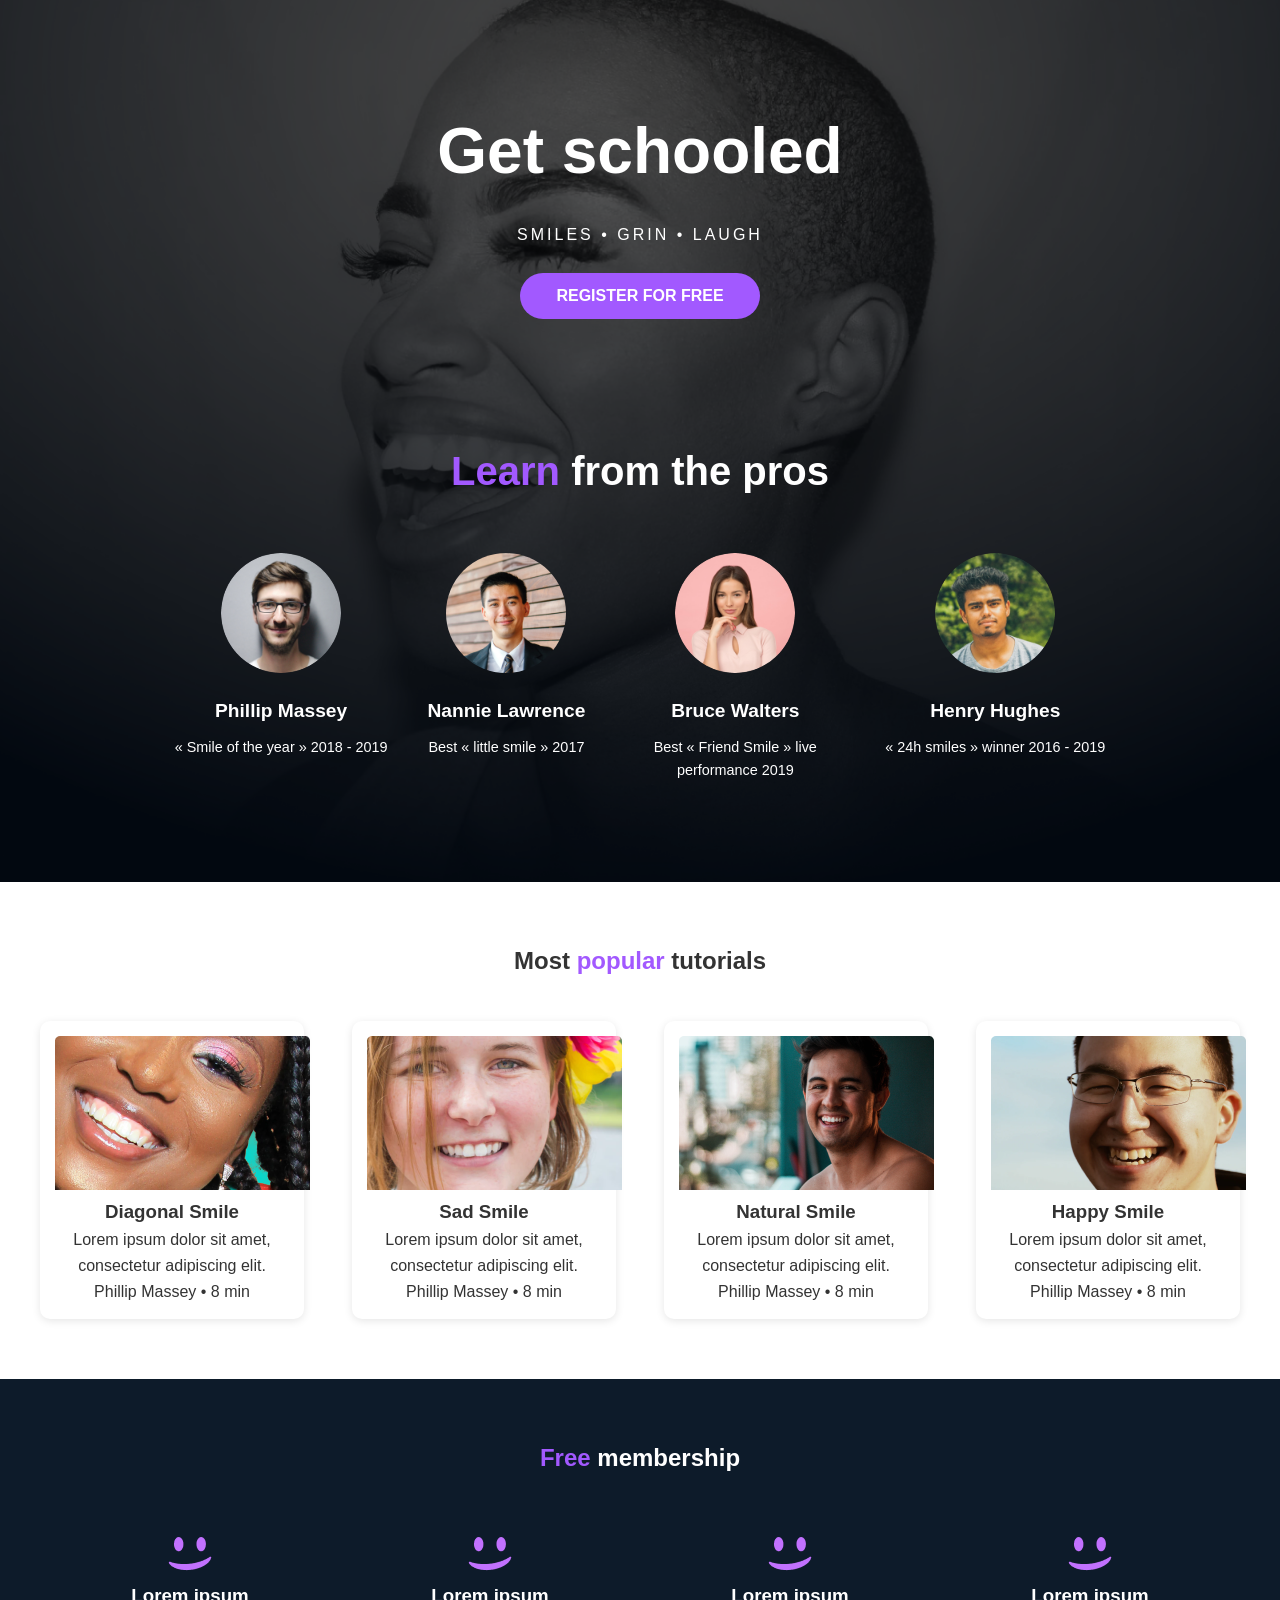
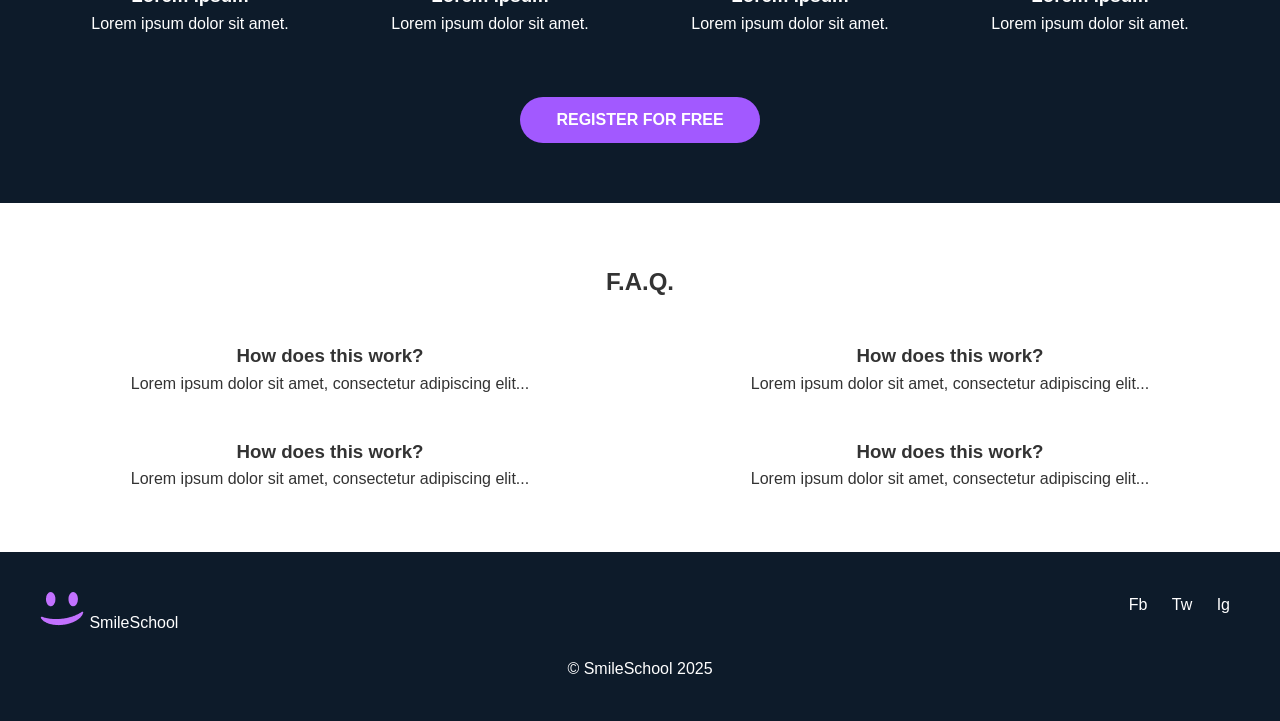
<file: css_advanced/index.html>
<!DOCTYPE html>
<html lang="en">
<head>
  <meta charset="UTF-8">
  <meta name="viewport" content="width=device-width, initial-scale=1.0">
  <title>SmileSchool</title>
  <link rel="stylesheet" href="styles.css">
</head>
<body>
  <!-- Navbar -->
  <header class="navbar">
    <div class="logo"><img src="images/smile.png" alt="smile"> SmileSchool</div>
    <nav>
      <ul class="nav-links">
        <li><a href="#">Courses</a></li>
        <li><a href="#">Pricing</a></li>
        <li><a href="#">Login</a></li>
      </ul>
    </nav>
  </header>

<!-- Hero + Pros (One Section with fixed background) -->
<section class="hero-pros">
  <div class="overlay"></div>

  <!-- Hero -->
  <div class="hero-content">
    <h1>Get schooled</h1>
    <p class="tags">SMILES • GRIN • LAUGH</p>
    <button class="btn-primary">REGISTER FOR FREE</button>
  </div>

  <!-- Pros -->
  <div class="pros-content">
    <h2><span class="highlight">Learn</span> from the pros</h2>
    <div class="pros-cards">
      <div class="card">
        <img src="images/1.png" alt="">
        <h3>Phillip Massey</h3>
        <p>« Smile of the year » 2018 - 2019</p>
      </div>
      <div class="card">
        <img src="images/2.png" alt="Nannie Lawrence">
        <h3>Nannie Lawrence</h3>
        <p>Best « little smile » 2017</p>
      </div>
      <div class="card">
        <img src="images/3.png" alt="Bruce Walters">
        <h3>Bruce Walters</h3>
        <p>Best « Friend Smile » live performance 2019</p>
      </div>
      <div class="card">
        <img src="images/4.png" alt="Henry Hughes">
        <h3>Henry Hughes</h3>
        <p>« 24h smiles » winner 2016 - 2019</p>
      </div>
    </div>
  </div>
</section>



  <!-- Popular tutorials -->
  <section class="tutorials">
    <h2>Most <span class="highlight">popular</span> tutorials</h2>
    <div class="tutorial-cards">
      <div class="tutorial-card">
        <img src="images/9.png" alt="Diagonal Smile">
        <h3>Diagonal Smile</h3>
        <p>Lorem ipsum dolor sit amet, consectetur adipiscing elit.</p>
        <p class="author">Phillip Massey • 8 min</p>
      </div>
      <div class="tutorial-card">
        <img src="images/7.png" alt="Sad Smile">
        <h3>Sad Smile</h3>
        <p>Lorem ipsum dolor sit amet, consectetur adipiscing elit.</p>
        <p class="author">Phillip Massey • 8 min</p>
      </div>
      <div class="tutorial-card">
        <img src="images/8.png" alt="Natural Smile">
        <h3>Natural Smile</h3>
        <p>Lorem ipsum dolor sit amet, consectetur adipiscing elit.</p>
        <p class="author">Phillip Massey • 8 min</p>
      </div>
      <div class="tutorial-card">
        <img src="images/6.png" alt="Happy Smile">
        <h3>Happy Smile</h3>
        <p>Lorem ipsum dolor sit amet, consectetur adipiscing elit.</p>
        <p class="author">Phillip Massey • 8 min</p>
      </div>
    </div>
  </section>

  <!-- Free membership -->
  <section class="membership">
    <h2><span class="highlight">Free</span> membership</h2>
    <div class="membership-boxes">
      <div class="box"><img src="images/smile.png" alt="smile"> <h3>Lorem ipsum</h3><p>Lorem ipsum dolor sit amet.</p></div>
      <div class="box"><img src="images/smile.png" alt="smile"> <h3>Lorem ipsum</h3><p>Lorem ipsum dolor sit amet.</p></div>
      <div class="box"><img src="images/smile.png" alt="smile"> <h3>Lorem ipsum</h3><p>Lorem ipsum dolor sit amet.</p></div>
      <div class="box"><img src="images/smile.png" alt="smile"> <h3>Lorem ipsum</h3><p>Lorem ipsum dolor sit amet.</p></div>
    </div>
    <button class="btn-primary">REGISTER FOR FREE</button>
  </section>

  <!-- FAQ -->
  <section class="faq">
    <h2>F.A.Q.</h2>
    <div class="faq-grid">
      <div>
        <h3>How does this work?</h3>
        <p>Lorem ipsum dolor sit amet, consectetur adipiscing elit...</p>
      </div>
      <div>
        <h3>How does this work?</h3>
        <p>Lorem ipsum dolor sit amet, consectetur adipiscing elit...</p>
      </div>
      <div>
        <h3>How does this work?</h3>
        <p>Lorem ipsum dolor sit amet, consectetur adipiscing elit...</p>
      </div>
      <div>
        <h3>How does this work?</h3>
        <p>Lorem ipsum dolor sit amet, consectetur adipiscing elit...</p>
      </div>
    </div>
  </section>

  <!-- Footer -->
  <footer class="footer">
    <div class="footer-content">
      <div class="logo"><img src="images/smile.png" alt="smile"> SmileSchool</div>
      <div class="socials">
        <a href="#">Fb</a>
        <a href="#">Tw</a>
        <a href="#">Ig</a>
      </div>
    </div>
    <p>&copy; SmileSchool 2025</p>
  </footer>
</body>
</html>
</file>
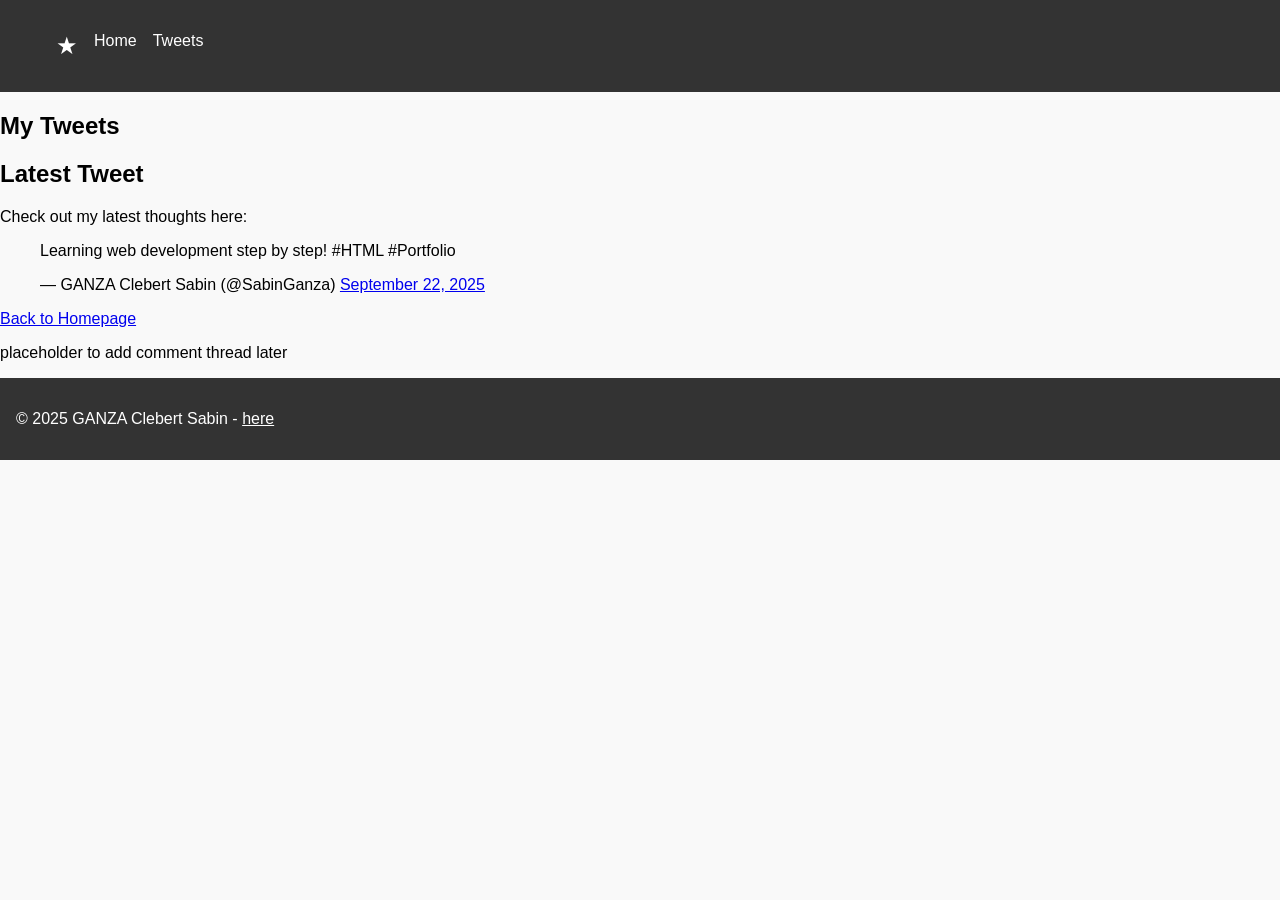
<file: css_basic/tweets.html>
<!DOCTYPE html>
<html lang="en">

<head>
    <meta charset="UTF-8">
    <meta name="viewport" content="width=device-width, initial-scale=1.0">
    <title>My Tweets</title>
    <link href="base.css" rel="stylesheet">
    <link href="styles.css" rel="stylesheet">
</head>

<body class="works_on_smartphone">

    <!-- Header with navigation -->
    <header>
        <ul>
            <li class="logo">&#9733;</li>
            <li><a href="index.html">Home</a></li>
            <li><a href="tweets.html">Tweets</a></li>
        </ul>
    </header>

    <!-- Main content -->
    <main>
        <article>
            <h1>My Tweets</h1>
            <h2>Latest Tweet</h2>
            <p>Check out my latest thoughts here:</p>

            <!-- Embedded Tweet -->
            <blockquote class="twitter-tweet">
                <p lang="en" dir="ltr">Learning web development step by step! #HTML #Portfolio</p>&mdash; GANZA Clebert
                Sabin (@SabinGanza) <a
                    href="https://x.com/SabinGanza/status/1966877915444113668">September
                    22, 2025</a>
            </blockquote>
            <script async src="https://platform.twitter.com/widgets.js" charset="utf-8"></script>

            <p><a href="index.html">Back to Homepage</a></p>
        </article>

        <aside>
            <p>placeholder to add comment thread later</p>
        </aside>
    </main>

    <!-- Footer -->
    <footer>
        <p>© 2025 GANZA Clebert Sabin - <a href="https://github.com/clebertsabin" target="_blank">here</a></p>
    </footer>

</body>

</html>
</file>
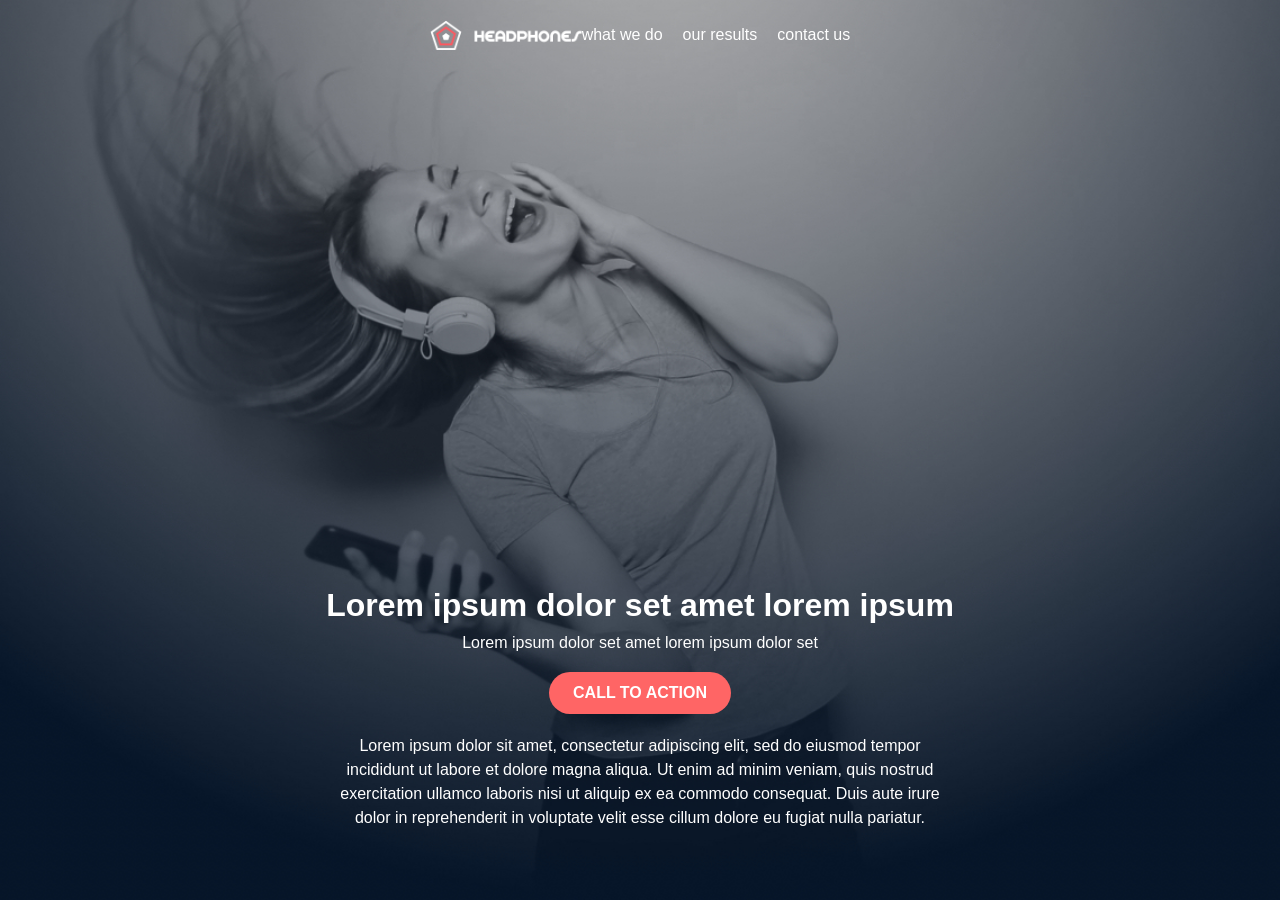
<file: headphones/0-index.html>
<!DOCTYPE html>
<html lang="en">
<head>
  <meta charset="UTF-8">
  <meta name="viewport" content="width=device-width, initial-scale=1.0">
  <title>Headphones</title>
  <link rel="stylesheet" href="0-styles.css">
</head>
<body>
  <!-- Header Section -->
  <header class="header">
    <div class="container nav-container">
      <div class="logo">
        <img src="images/logo_headphones.png" alt="Headphones logo" style="align-items: flex-start;">
      </div>
      <nav class="nav">
        <ul>
          <li><a href="#what-we-do">what we do</a></li>
          <li><a href="#our-results">our results</a></li>
          <li><a href="#contact">contact us</a></li>
        </ul>
      </nav>
    </div>

    <!-- Hero Section -->
    <div class="hero">
      <h1>Lorem ipsum dolor set amet lorem ipsum</h1>
      <p>Lorem ipsum dolor set amet lorem ipsum dolor set</p>
      <a href="#" class="btn">CALL TO ACTION</a>
      <p class="hero-desc">
        Lorem ipsum dolor sit amet, consectetur adipiscing elit, sed do eiusmod tempor incididunt ut
        labore et dolore magna aliqua. Ut enim ad minim veniam, quis nostrud exercitation ullamco
        laboris nisi ut aliquip ex ea commodo consequat. Duis aute irure dolor in reprehenderit in
        voluptate velit esse cillum dolore eu fugiat nulla pariatur.
      </p>
    </div>
  </header>
</body>
</html>
</file>
<file: css_advanced/styles.css>
/* General reset */
* {
  margin: 0;
  padding: 0;
  box-sizing: border-box;
}
body {
  font-family: Arial, sans-serif;
  color: #333;
  line-height: 1.6;
}
h1, h2, h3 {
  font-weight: bold;
}
a {
  text-decoration: none;
  color: inherit;
}

/* Navbar */
.navbar {
  display: flex;
  justify-content: space-between;
  padding: 20px 50px;
  background: transparent;
  position: absolute;
  width: 100%;
  color: #fff;
}
.nav-links {
  list-style: none;
  display: flex;
  gap: 20px;
}
.nav-links li a {
  color: #fff;
  font-weight: 500;
}

/* Hero + Pros Section */
.hero-pros {
  background: url("images/Object.png") no-repeat center/cover;
  background-attachment: fixed; /* keeps photo in place */
  position: relative;
  color: #fff;
  text-align: center;
  padding: 100px 40px;
}
.hero-pros .overlay {
  position: absolute;
  top: 0; left: 0;
  width: 100%; height: 100%;
  background: rgba(0,0,0,0.6); /* stronger for text readability */
  z-index: 1;
}
.hero-content, .pros-content {
  position: relative;
  z-index: 2;
}
.hero-content {
  margin-bottom: 120px; /* spacing before pros */
}
.hero-content h1 {
  font-size: 4rem;
  margin-bottom: 20px;
}
.hero-content .tags {
  margin-bottom: 25px;
  font-weight: 500;
  letter-spacing: 3px;
}
.btn-primary {
  background: #a259ff;
  color: #fff;
  border: none;
  padding: 14px 36px;
  border-radius: 30px;
  font-weight: bold;
  font-size: 1rem;
  cursor: pointer;
  transition: 0.3s ease;
}
.btn-primary:hover {
  background: #8236d8;
}

/* Pros inside hero-pros */
.pros-content h2 {
  font-size: 2.5rem;
}
.pros-content .highlight {
  color: #a259ff;
}
.pros-cards {
  display: flex;
  justify-content: center;
  gap: 40px;
  margin-top: 50px;
  flex-wrap: wrap;
}
.card {
  max-width: 220px;
}
.card img {
  border-radius: 50%;
  width: 120px;
  height: 120px;
  object-fit: cover;
  margin-bottom: 15px;
}
.card h3 {
  margin-bottom: 10px;
  font-size: 1.2rem;
}
.card p {
  font-size: 0.9rem;
}


/* Testimonial */
.testimonial {
  background: #d291ff;
  padding: 60px 20px;
  color: #fff;
}
.testimonial-box {
  max-width: 800px;
  margin: auto;
  display: flex;
  align-items: center;
  gap: 20px;
}

/* Tutorials */
.tutorials {
  padding: 60px 40px;
  text-align: center;
}
.tutorials .highlight {
  color: #a259ff;
}
.tutorial-cards {
  display: flex;
  justify-content: space-between;
  margin-top: 40px;
  flex-wrap: wrap;
  gap: 20px;
}
.tutorial-card {
  background: #fff;
  padding: 15px;
  width: 22%;
  box-shadow: 0 2px 8px rgba(0,0,0,0.1);
  border-radius: 10px;
}

/* Membership */
.membership {
  background: #0d1b2a;
  color: #fff;
  padding: 60px 40px;
  text-align: center;
}
.membership-boxes {
  display: flex;
  justify-content: space-between;
  margin: 40px 0;
}
.box {
  flex: 1;
  padding: 20px;
}
.membership .highlight {
  color: #a259ff;
}

/* FAQ */
.faq {
  padding: 60px 40px;
  text-align: center;
}
.faq-grid {
  display: grid;
  grid-template-columns: repeat(2, 1fr);
  gap: 40px;
  margin-top: 40px;
}

/* Footer */
.footer {
  background: #0d1b2a;
  color: #fff;
  padding: 40px;
  text-align: center;
}
.footer-content {
  display: flex;
  justify-content: space-between;
  margin-bottom: 20px;
}
.socials a {
  margin: 0 10px;
  color: #fff;
}
</file>
<file: css_basic/base.css>
/* Base styles for ALX project */
body {
    font-family: Arial, Helvetica, sans-serif;
    margin: 0;
    padding: 0;
    background-color: #f9f9f9;
}

header, footer {
    background-color: #333;
    color: white;
    padding: 1rem;
}

header ul {
    list-style-type: none;
    display: flex;
    gap: 1rem;
}

header ul li a {
    color: white;
    text-decoration: none;
}

header ul li.logo {
    font-size: 1.5rem;
}

footer a {
    color: white;
}
</file>
<file: css_basic/styles.css>
/* Body and main as flex containers */
/*body {
    display: flex;
    flex-direction: column;
    min-height: 100vh;
}

main {
    display: flex;
    flex-direction: row;
    flex: auto;
    gap: 1rem;
    padding: 1rem;
}

/* Article and aside widths */
/*main article {
    flex: 2;
    overflow-y: auto;
    padding: 1rem;
    background-color: #fff;
    border: 1px solid #ddd;
}

main aside {
    flex: 1;
    overflow-y: auto;
    padding: 1rem;
    background-color: #eee;
    border: 1px solid #ddd;
}

/* Table styling */
/*table {
    width: 100%;
    border-collapse: collapse;
    margin-top: 1rem;
}

table th, table td {
    border: 1px solid #000;
    padding: 0.5rem;
    text-align: left;
}

/* Responsive for smartphone */
/*body.works_on_smartphone main {
    flex-direction: column;
}
</file>
<file: headphones/0-styles.css>
/* Reset */
* {
  margin: 0;
  padding: 0;
  box-sizing: border-box;
}

/* Variables */
:root {
  --primary-color: #FF6565;
  --text-color: #fff;
  --max-width: 1000px;
  --font-family: 'Source Sans Pro', sans-serif;
}

body {
  font-family: var(--font-family);
  color: var(--text-color);
}

/* Header styles */
.header {
  background: url("images/headphones_hero_1.jpg") no-repeat center center/cover;
  min-height: 100vh;
  display: flex;
  flex-direction: column;
  justify-content: space-between;
}

.container {
  max-width: var(--max-width);
  margin: 0 auto;
  padding: 20px;
  display: flex;
  justify-content: space-between;
  align-items: center;
}

/* Logo */
.logo img {
  height: 30px;
  display: flex;
  align-self: left;
    
}

/* Nav */
.nav ul {
  display: flex;
  gap: 20px;
  list-style: none;
}

.nav a {
  color: var(--text-color);
  text-decoration: none;
  font-weight: 500;
}

.nav a:hover,
.nav a:active {
  color: var(--primary-color);
}

/* Hero */
.hero {
  text-align: center;
  padding: 50px 20px;
}

.hero h1 {
  font-size: 2rem;
  margin-bottom: 10px;
}

.hero p {
  font-size: 1rem;
  margin-bottom: 20px;
}

.btn {
  display: inline-block;
  background: var(--primary-color);
  color: #fff;
  padding: 12px 24px;
  border-radius: 25px;
  text-decoration: none;
  font-weight: bold;
  margin-bottom: 20px;
  transition: opacity 0.3s;
}

.btn:hover,
.btn:active {
  opacity: 0.9;
}

.hero-desc {
  max-width: 600px;
  margin: 0 auto;
  font-size: 0.9rem;
  line-height: 1.5;
}

/* Responsive */
@media (max-width: 480px) {
  .nav ul {
    display: list-item; /* will be replaced later with hamburger menu in task 8 */
  }

  .hero h1 {
    font-size: 1.5rem;
  }
}
@media (max-width: 768px) {
  .hero h1 {
    font-size: 2.5rem;
  }
}
/* Mobile Responsive - 480px or less */
@media (max-width: 480px) {
  .header {
    min-height: 600px;
  }

  .nav {
    flex-direction: column;
    padding: 20px 0;
  }

  .logo {
    margin-bottom: 40px;
  }

  .nav-menu {
    flex-direction: column;
    gap: 20px;
    text-align: center;
  }

  .hero-content {
    padding: 80px 0 60px;
  }

  .hero-content h1 {
    font-size: 28px;
  }

  .hero-subtitle {
    font-size: 14px;
  }

  .hero-description {
    font-size: 14px;
    line-height: 24px;
    margin-top: 50px;
  }
}
@media (max-width: 768px) {
  .header {
    min-height: 700px;
  }

  .hero-content h1 {
    font-size: 36px;
  }

  .hero-subtitle {
    font-size: 16px;
  }

  .hero-description {
    font-size: 16px;
    line-height: 28px;
    margin-top: 50px;
  }
}
</file>
